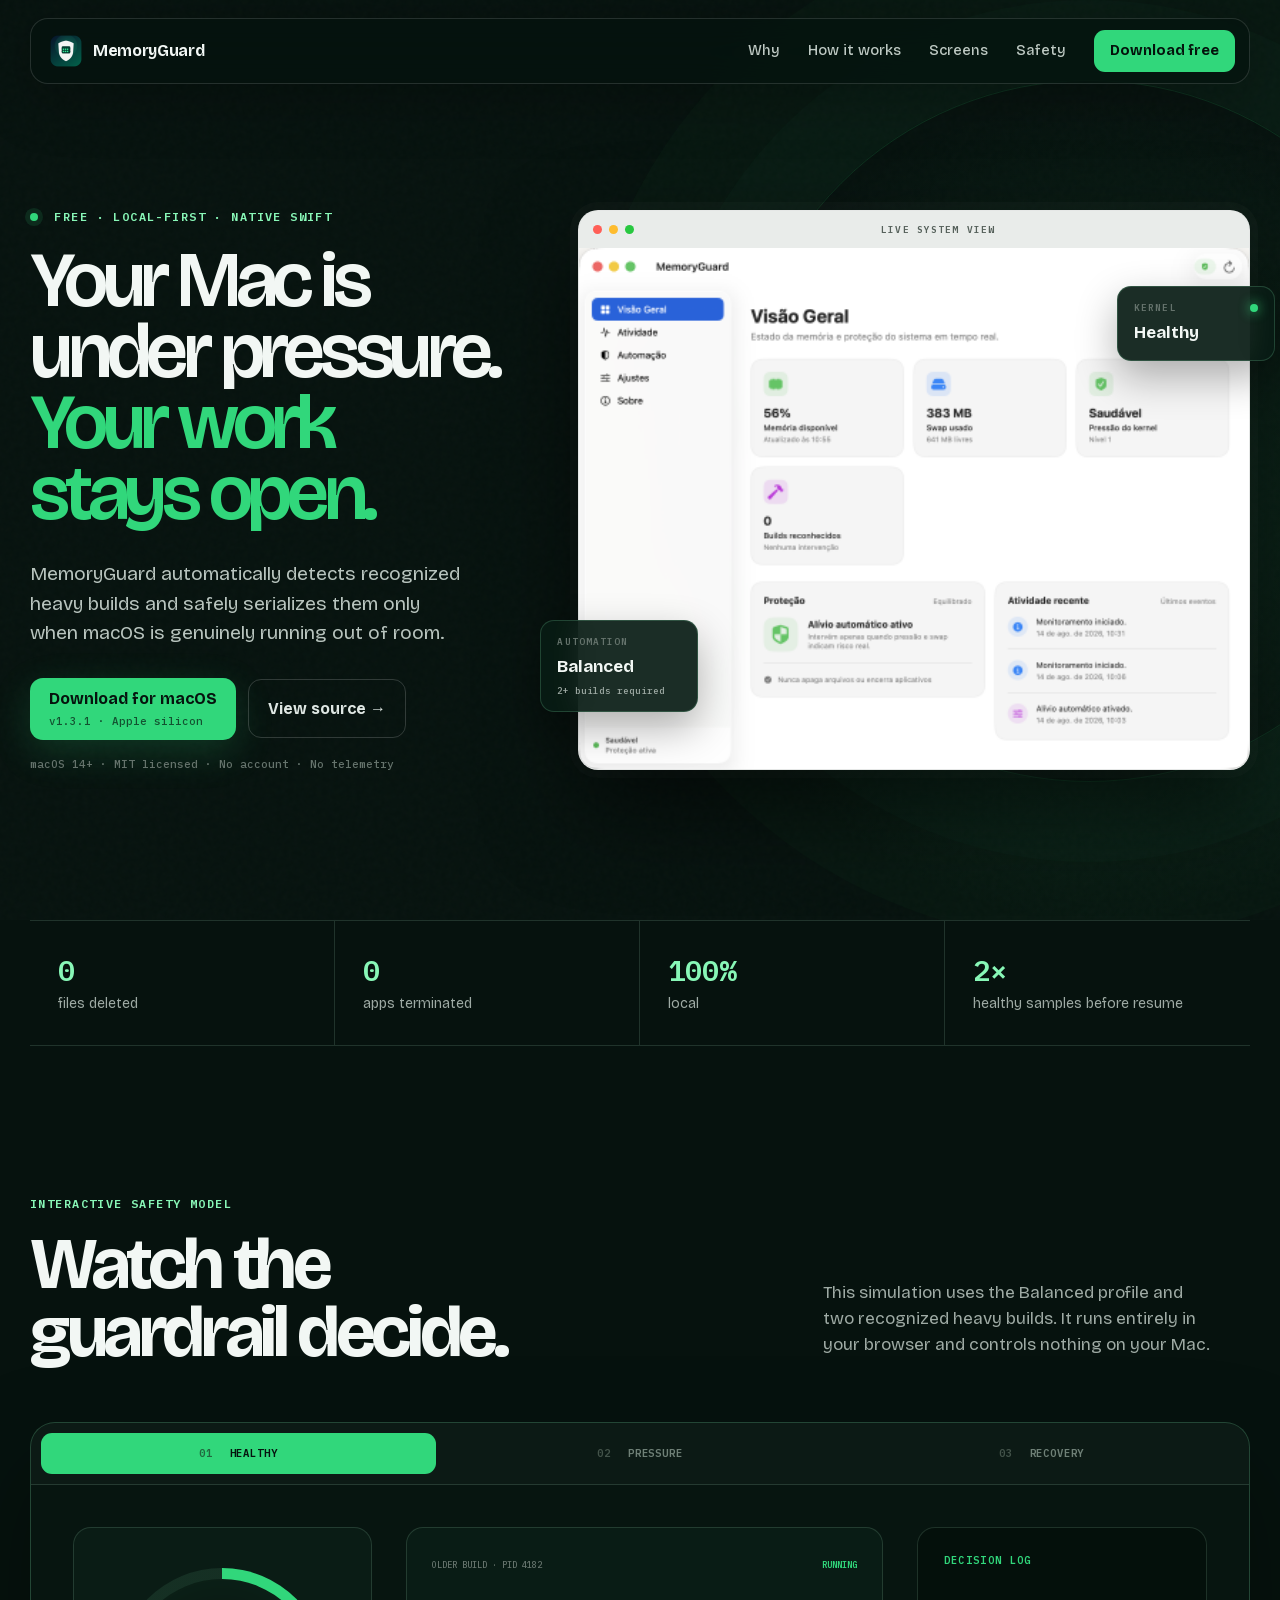
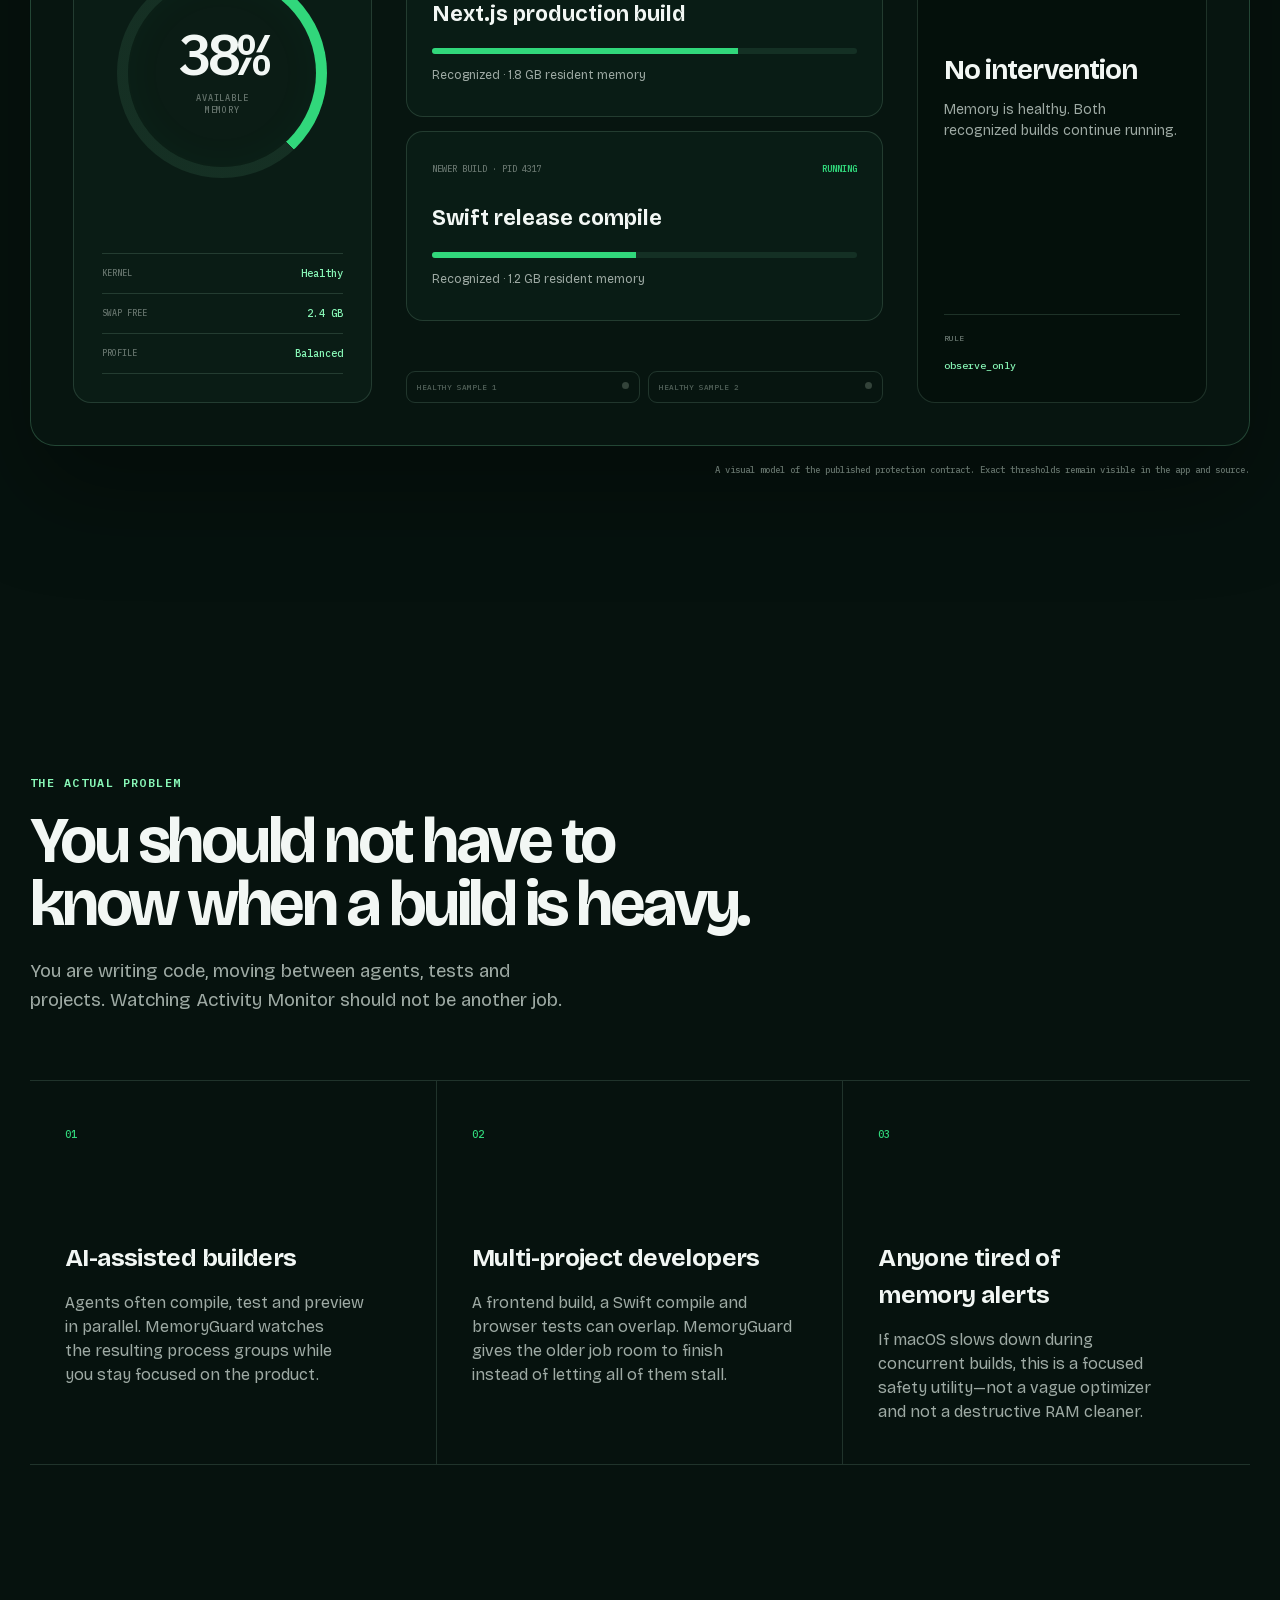
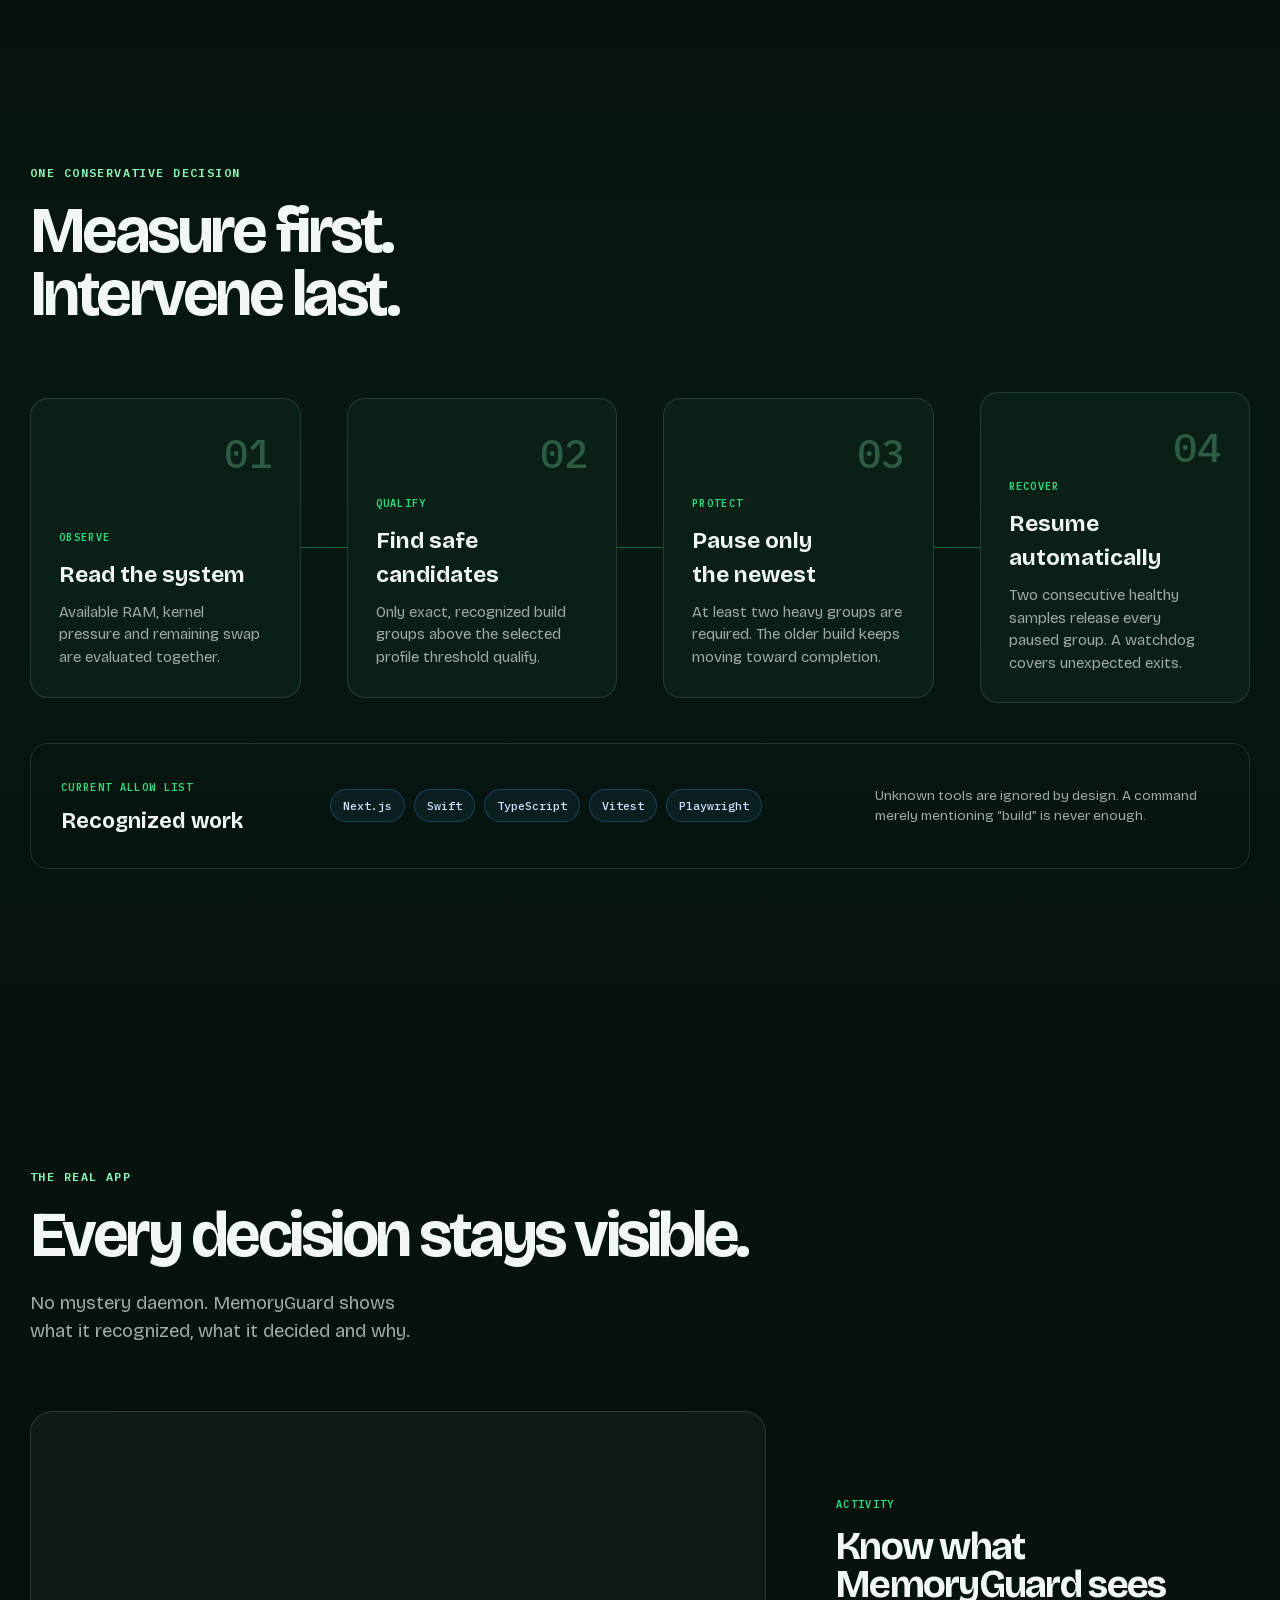
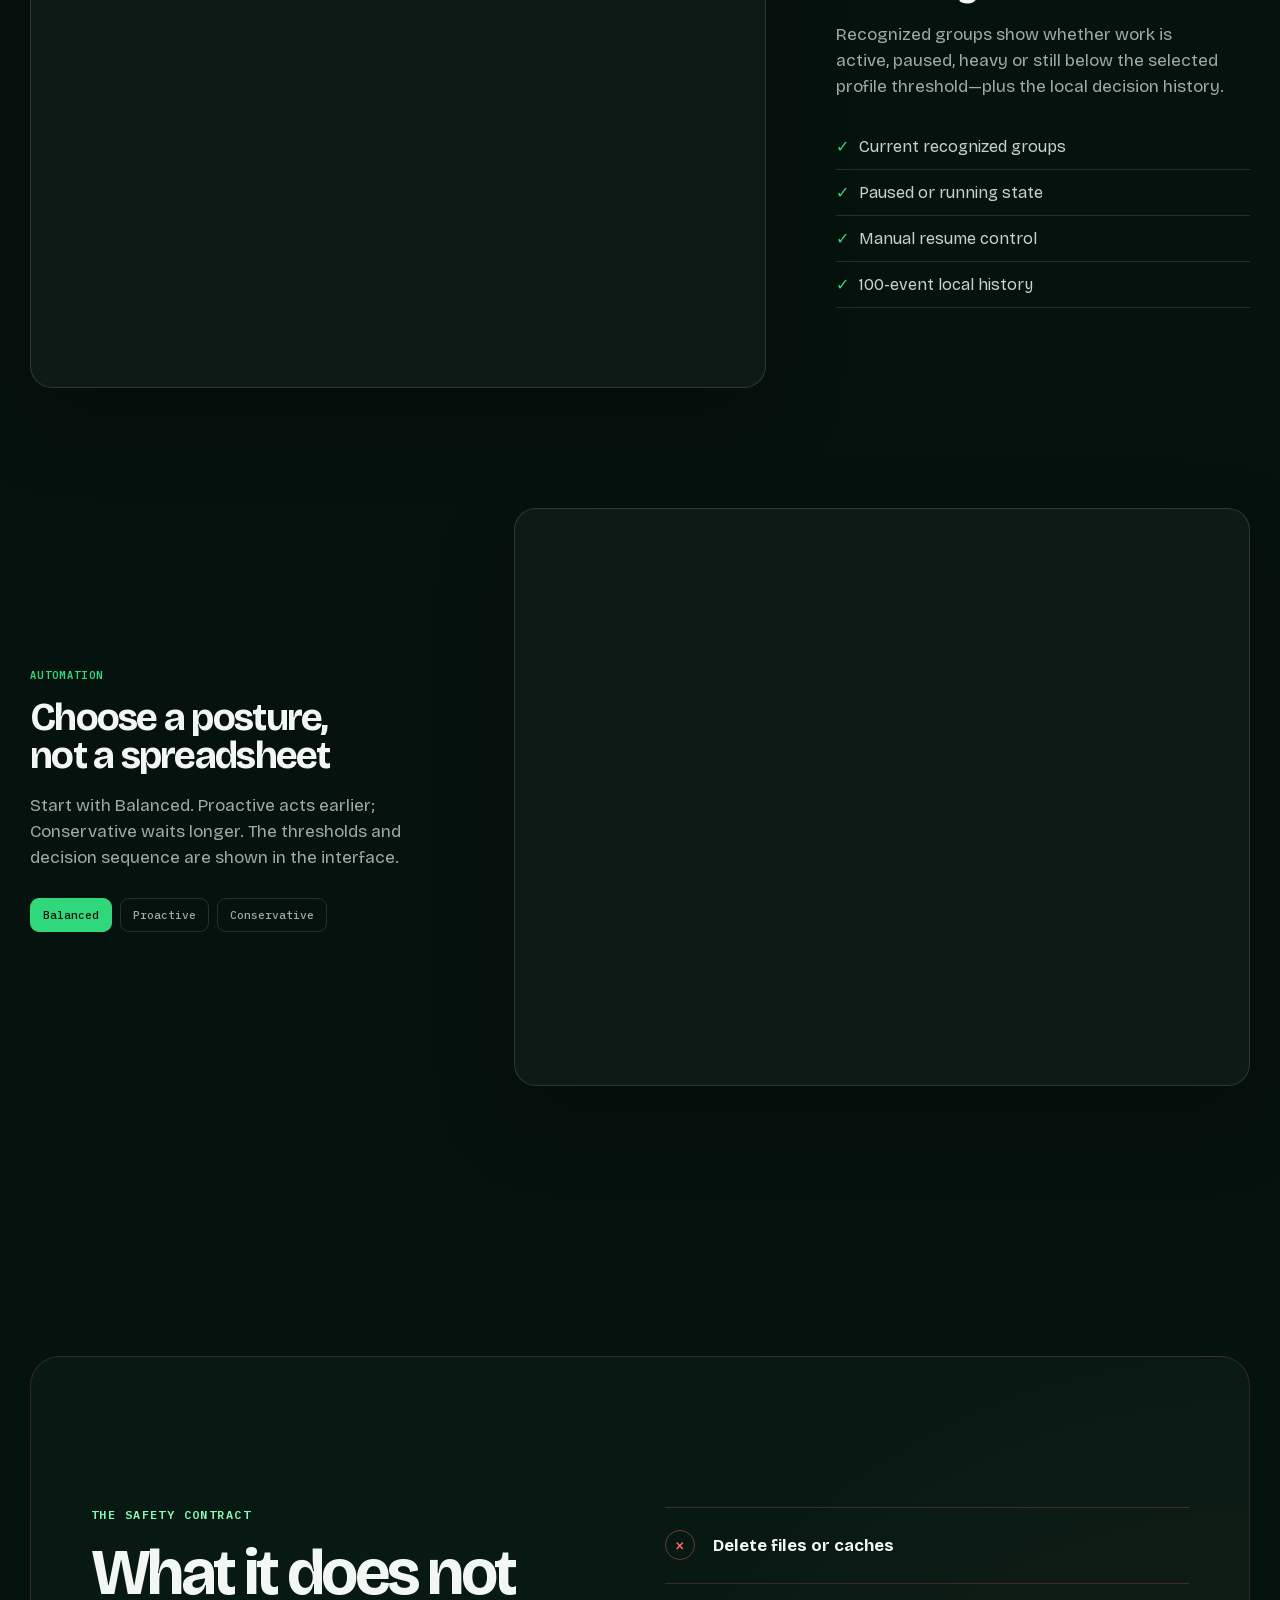
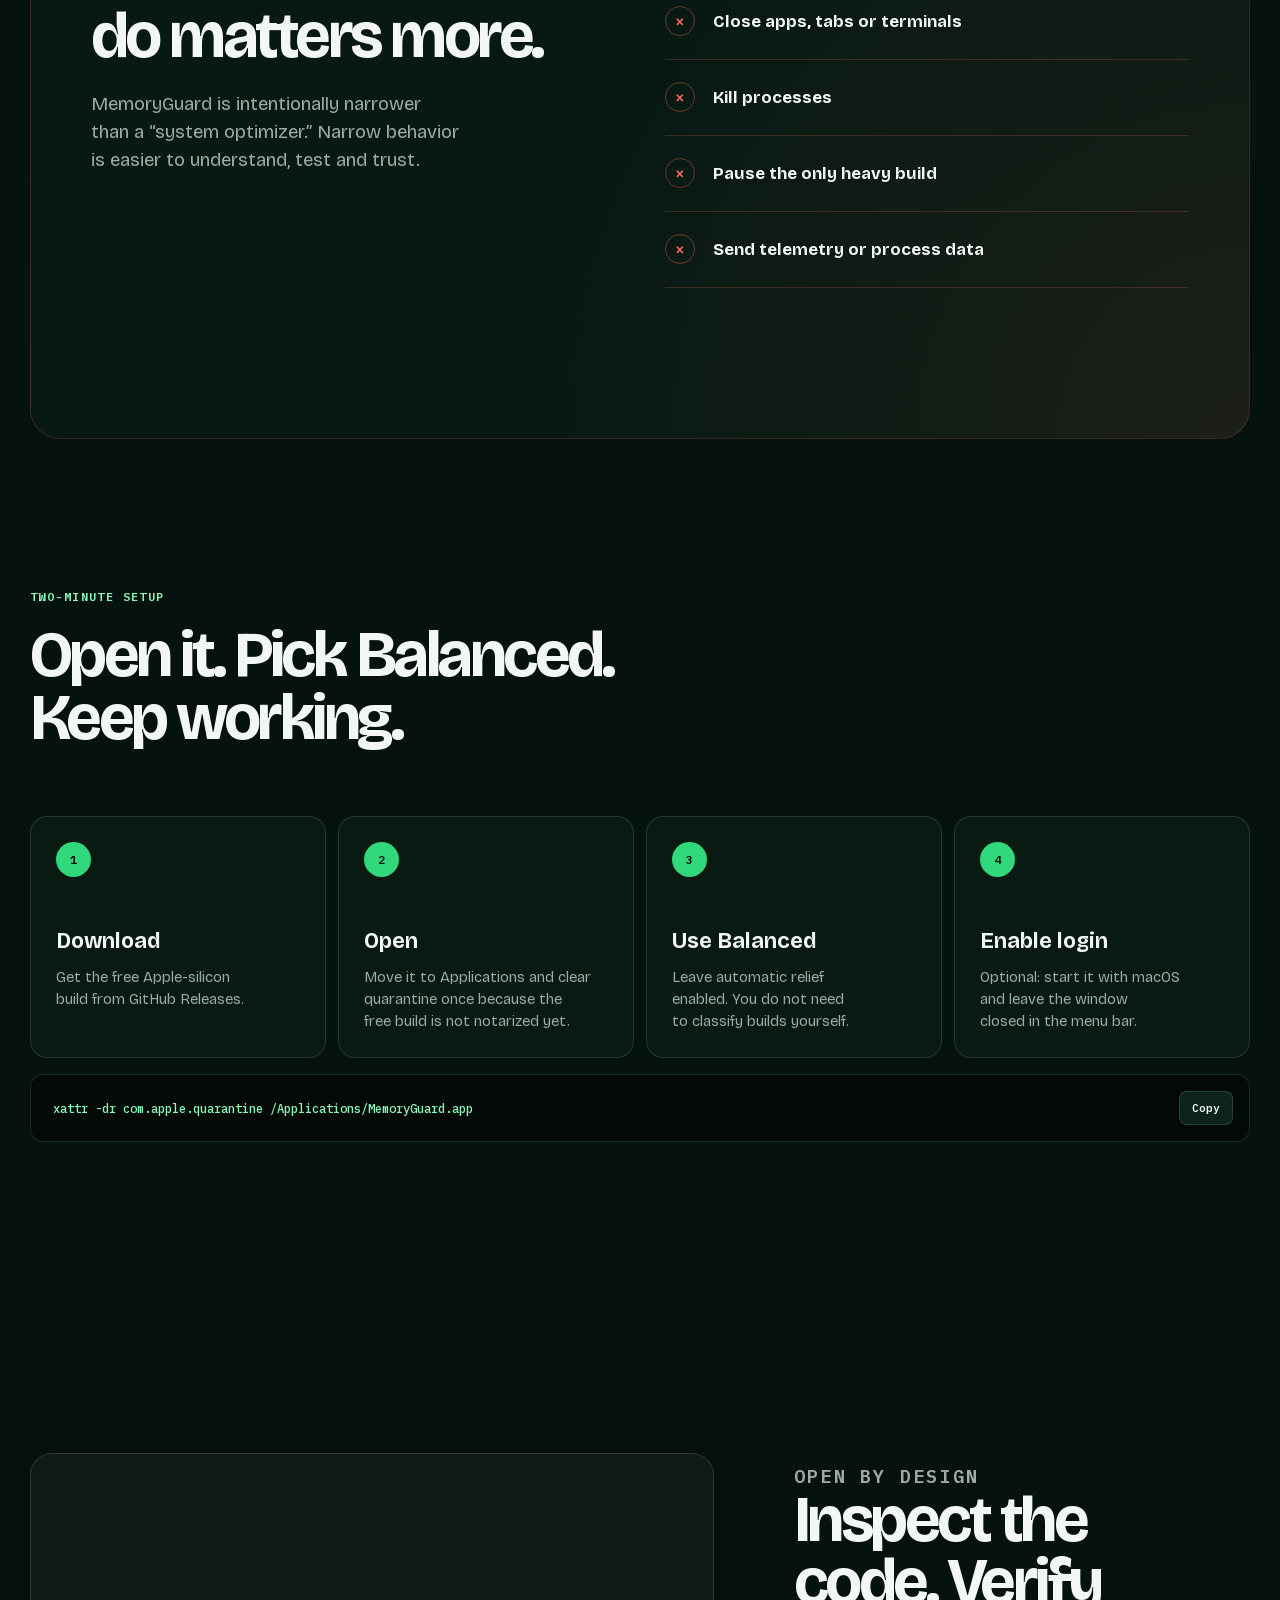
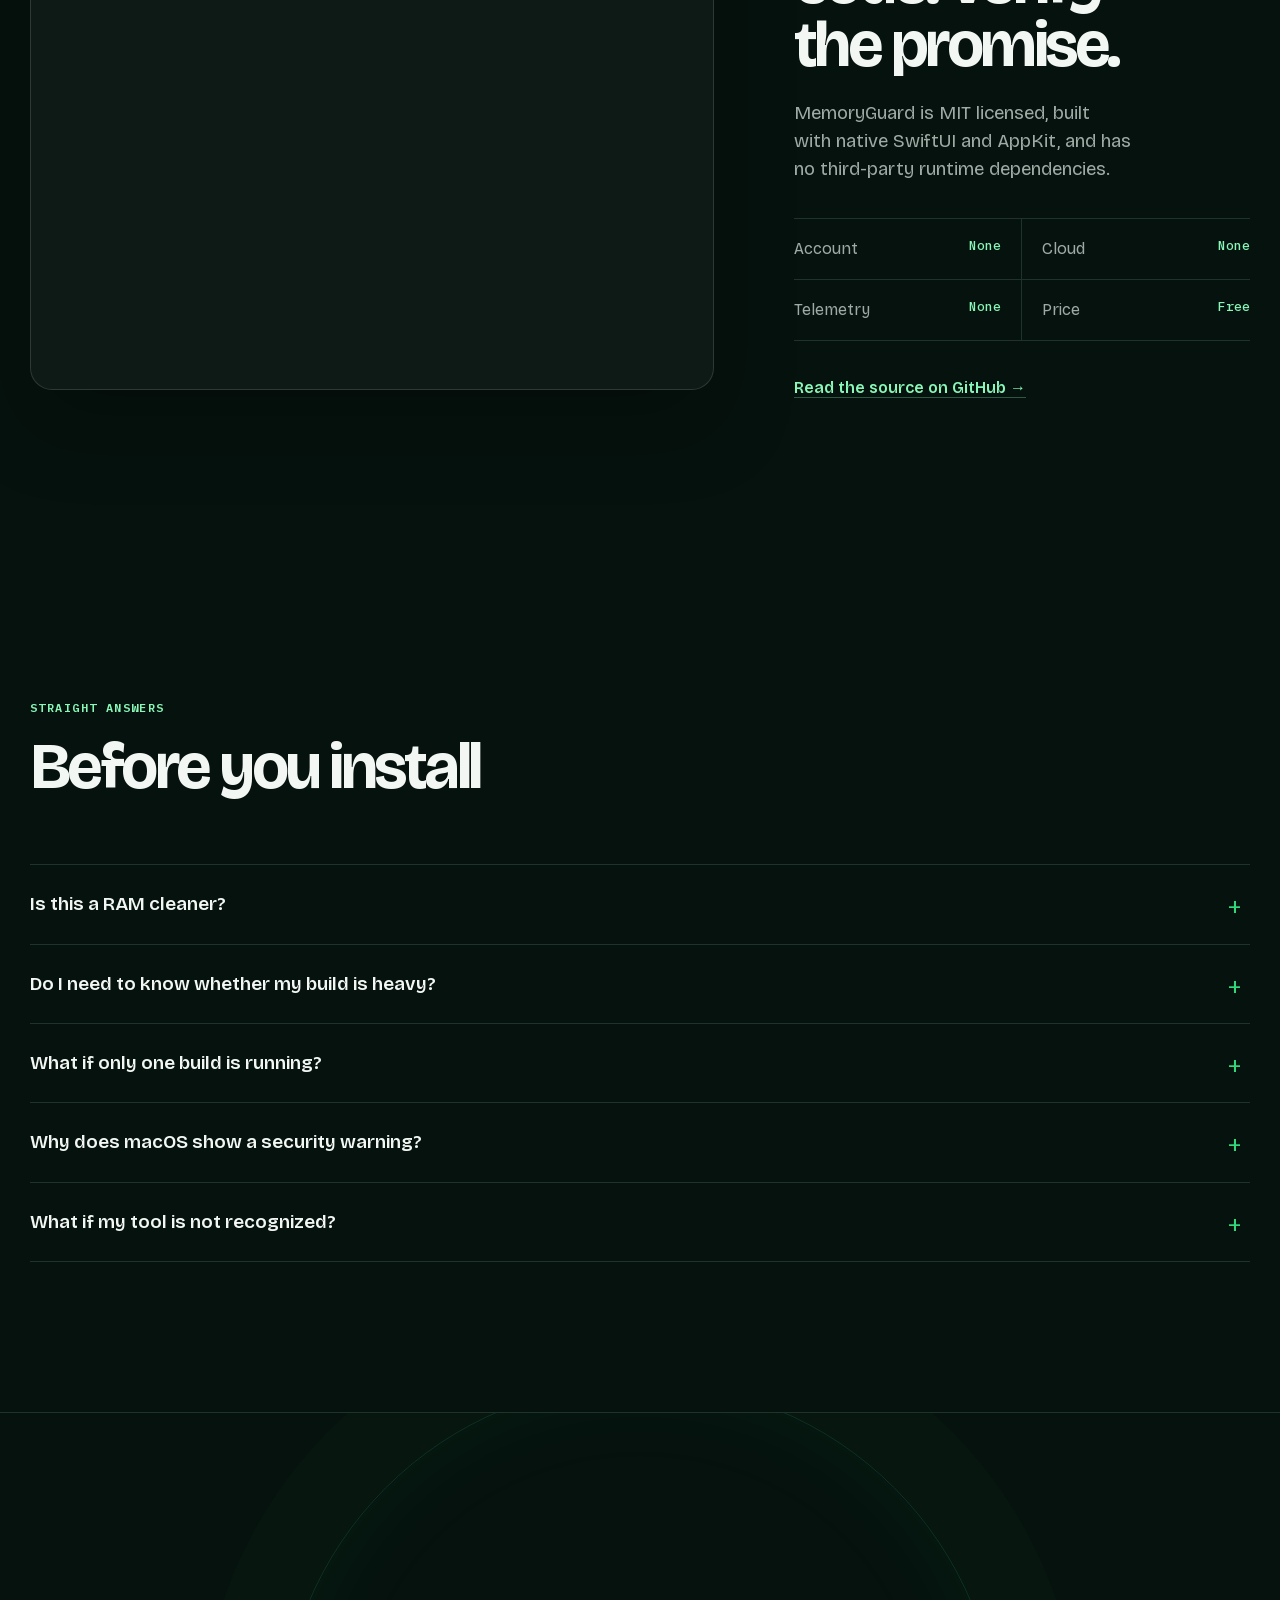
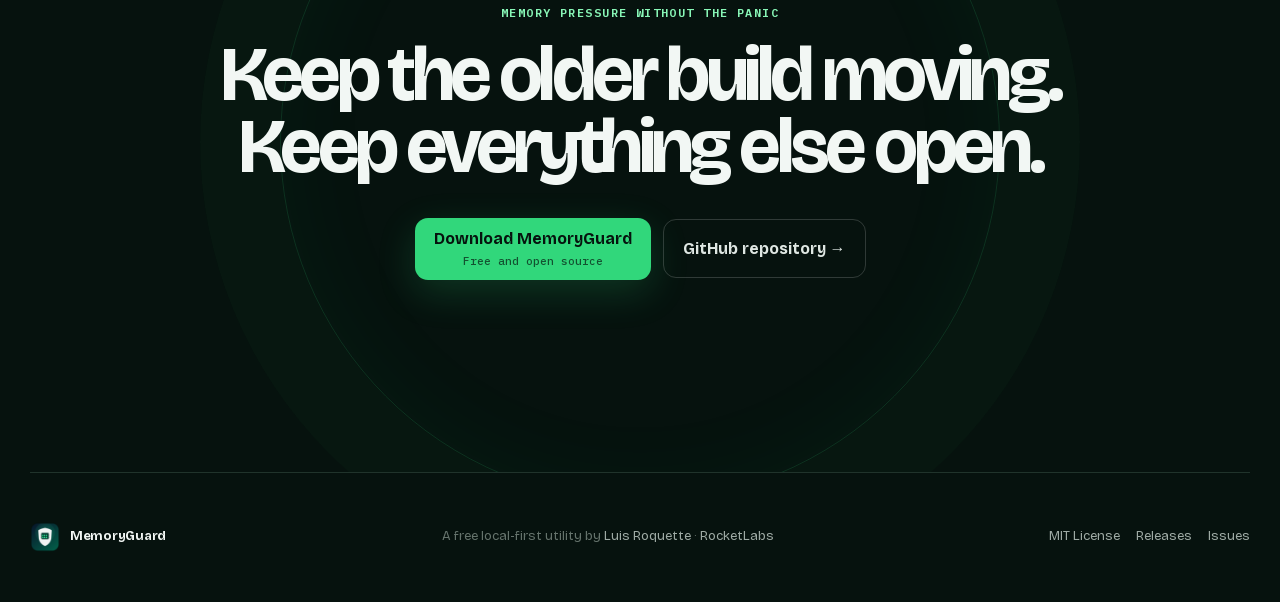
<file: docs/index.html>
<!DOCTYPE html>
<html lang="en">
<head>
  <meta charset="utf-8">
  <meta name="viewport" content="width=device-width, initial-scale=1">
  <meta name="theme-color" content="#071711">
  <meta name="color-scheme" content="dark">
  <meta name="referrer" content="no-referrer">
  <meta http-equiv="Content-Security-Policy" content="default-src 'self'; img-src 'self' data:; style-src 'self'; font-src 'self'; script-src 'self' 'sha256-Dk7YnJ9xznhfgFmSn7vbK98WzcTizvIsPOZdO4OcvHs='; connect-src 'self'; object-src 'none'; base-uri 'none'; form-action 'none'; upgrade-insecure-requests">
  <title>MemoryGuard — Memory pressure protection for Mac builds</title>
  <meta name="description" content="A free, local-first macOS utility that safely serializes recognized heavy builds under real memory pressure. No deleted files. No closed apps. No telemetry.">
  <meta property="og:type" content="website">
  <meta property="og:title" content="MemoryGuard — Keep builds moving without losing your work">
  <meta property="og:description" content="Free, local-first memory pressure protection for developers running multiple heavy builds on a Mac.">
  <meta property="og:image" content="https://raw.githubusercontent.com/luisroquette/memoryguard/main/docs/img/overview.png">
  <meta property="og:image:width" content="1880">
  <meta property="og:image:height" content="1464">
  <meta property="og:url" content="https://luisroquette.github.io/memoryguard/">
  <meta name="twitter:card" content="summary_large_image">
  <meta name="twitter:title" content="MemoryGuard — Keep builds moving without losing your work">
  <meta name="twitter:description" content="Free, local-first memory pressure protection for developers running multiple heavy builds on a Mac.">
  <meta name="twitter:image" content="https://raw.githubusercontent.com/luisroquette/memoryguard/main/docs/img/overview.png">
  <link rel="canonical" href="https://luisroquette.github.io/memoryguard/">
  <link rel="preload" href="fonts/bricolage-grotesque-latin.woff2" as="font" type="font/woff2" crossorigin>
  <link rel="preload" as="image" href="img/overview-940.webp" imagesrcset="img/overview-470.webp 470w, img/overview-940.webp 940w, img/overview-1410.webp 1410w" imagesizes="(max-width: 800px) calc(100vw - 44px), (max-width: 1100px) calc(100vw - 56px), 55vw" type="image/webp" fetchpriority="high">
  <link rel="icon" href="img/app-icon.png" type="image/png">
  <link rel="apple-touch-icon" href="img/app-icon.png">
  <link rel="stylesheet" href="styles.css">
  <script type="application/ld+json">
  {
    "@context": "https://schema.org",
    "@type": "SoftwareApplication",
    "name": "MemoryGuard",
    "applicationCategory": "DeveloperApplication",
    "operatingSystem": "macOS 14 or later on Apple silicon",
    "softwareVersion": "1.3.1",
    "description": "Local-first memory pressure protection for developers running multiple heavy builds on a Mac.",
    "downloadUrl": "https://github.com/luisroquette/memoryguard/releases/latest/download/MemoryGuard-1.3.1.zip",
    "license": "https://opensource.org/license/mit",
    "offers": {"@type": "Offer", "price": "0", "priceCurrency": "USD"},
    "author": {"@type": "Person", "name": "Luis Roquette", "url": "https://github.com/luisroquette"}
  }
  </script>
</head>
<body>
  <a class="skip-link" href="#main">Skip to content</a>

  <header class="site-header" data-header aria-label="Primary site header">
    <a class="brand" href="#top" aria-label="MemoryGuard home">
      <img src="img/app-icon-68.webp" alt="" width="34" height="34">
      <span>MemoryGuard</span>
    </a>
    <button class="nav-toggle" type="button" aria-expanded="false" aria-controls="site-nav" data-nav-toggle>
      <span></span><span></span><span></span><span class="sr-only" data-nav-label>Open navigation</span>
    </button>
    <nav id="site-nav" class="site-nav" data-nav aria-label="Primary navigation">
      <a href="#why">Why</a>
      <a href="#how">How it works</a>
      <a href="#screens">Screens</a>
      <a href="#safety">Safety</a>
      <a class="nav-cta" href="https://github.com/luisroquette/memoryguard/releases/latest">Download free</a>
    </nav>
  </header>

  <main id="main">
    <section id="top" class="hero">
      <div class="hero-noise" aria-hidden="true"></div>
      <div class="hero-copy reveal">
        <p class="eyebrow"><span class="status-dot"></span> Free · Local-first · Native Swift</p>
        <h1>Your Mac is under pressure.<br><em>Your work stays open.</em></h1>
        <p class="hero-lede">MemoryGuard automatically detects recognized heavy builds and safely serializes them only when macOS is genuinely running out of room.</p>
        <div class="hero-actions">
          <a class="button button-primary" href="https://github.com/luisroquette/memoryguard/releases/latest/download/MemoryGuard-1.3.1.zip">
            <span>Download for macOS</span>
            <small>v1.3.1 · Apple silicon</small>
          </a>
          <a class="button button-ghost" href="https://github.com/luisroquette/memoryguard">View source →</a>
        </div>
        <p class="microcopy">macOS 14+ · MIT licensed · No account · No telemetry</p>
      </div>

      <div class="hero-visual reveal" data-delay="1">
        <div class="signal-card signal-card-top">
          <span class="signal-label">KERNEL</span>
          <strong>Healthy</strong>
          <span class="signal-light"></span>
        </div>
        <figure class="app-frame">
          <div class="app-frame-bar">
            <span class="traffic red"></span><span class="traffic yellow"></span><span class="traffic green"></span>
            <span>LIVE SYSTEM VIEW</span>
          </div>
          <img src="img/overview-940.webp" srcset="img/overview-470.webp 470w, img/overview-940.webp 940w, img/overview-1410.webp 1410w" sizes="(max-width: 800px) calc(100vw - 44px), (max-width: 1100px) calc(100vw - 56px), 55vw" alt="MemoryGuard Overview with available memory, swap, kernel pressure and recognized build count" width="1880" height="1464" fetchpriority="high" decoding="async">
        </figure>
        <div class="signal-card signal-card-bottom">
          <span class="signal-label">AUTOMATION</span>
          <strong>Balanced</strong>
          <span class="signal-rule">2+ builds required</span>
        </div>
      </div>
    </section>

    <section class="truth-strip" aria-label="MemoryGuard guarantees">
      <div><strong>0</strong><span>files deleted</span></div>
      <div><strong>0</strong><span>apps terminated</span></div>
      <div><strong>100%</strong><span>local</span></div>
      <div><strong>2×</strong><span>healthy samples before resume</span></div>
    </section>

    <section class="pressure-lab section" id="pressure-lab" data-pressure-lab>
      <div class="lab-heading reveal">
        <div>
          <p class="eyebrow">Interactive safety model</p>
          <h2>Watch the guardrail decide.</h2>
        </div>
        <p>This simulation uses the Balanced profile and two recognized heavy builds. It runs entirely in your browser and controls nothing on your Mac.</p>
      </div>

      <div class="lab-shell reveal">
        <div class="lab-toolbar" role="group" aria-label="Memory pressure simulation state">
          <button type="button" aria-pressed="true" data-lab-state="healthy"><span>01</span> HEALTHY</button>
          <button type="button" aria-pressed="false" data-lab-state="pressure"><span>02</span> PRESSURE</button>
          <button type="button" aria-pressed="false" data-lab-state="recovery"><span>03</span> RECOVERY</button>
        </div>

        <div class="lab-grid">
          <div class="memory-gauge">
            <div class="gauge-ring" data-gauge-ring>
              <div><strong data-memory-value>38%</strong><span>AVAILABLE<br>MEMORY</span></div>
            </div>
            <dl>
              <div><dt>KERNEL</dt><dd data-kernel-value>Healthy</dd></div>
              <div><dt>SWAP FREE</dt><dd data-swap-value>2.4 GB</dd></div>
              <div><dt>PROFILE</dt><dd>Balanced</dd></div>
            </dl>
          </div>

          <div class="build-lanes" aria-live="polite">
            <article class="build-lane older-build">
              <div class="lane-meta"><span>OLDER BUILD · PID 4182</span><b data-older-status>RUNNING</b></div>
              <h3>Next.js production build</h3>
              <div class="lane-progress"><i data-older-progress></i></div>
              <p>Recognized · 1.8 GB resident memory</p>
            </article>
            <article class="build-lane newer-build" data-newer-build>
              <div class="lane-meta"><span>NEWER BUILD · PID 4317</span><b data-newer-status>RUNNING</b></div>
              <h3>Swift release compile</h3>
              <div class="lane-progress"><i data-newer-progress></i></div>
              <p>Recognized · 1.2 GB resident memory</p>
            </article>
            <div class="recovery-samples" data-recovery-samples>
              <span>HEALTHY SAMPLE 1 <i></i></span><span>HEALTHY SAMPLE 2 <i></i></span>
            </div>
          </div>

          <aside class="decision-readout">
            <span class="mono-label">DECISION LOG</span>
            <strong data-decision-title>No intervention</strong>
            <p data-decision-copy>Memory is healthy. Both recognized builds continue running.</p>
            <div class="decision-code"><span>RULE</span><code data-decision-rule>observe_only</code></div>
          </aside>
        </div>
      </div>
      <p class="lab-note">A visual model of the published protection contract. Exact thresholds remain visible in the app and source.</p>
    </section>

    <section id="why" class="section why-section">
      <div class="section-heading reveal">
        <p class="eyebrow">The actual problem</p>
        <h2>You should not have to know when a build is heavy.</h2>
        <p>You are writing code, moving between agents, tests and projects. Watching Activity Monitor should not be another job.</p>
      </div>

      <div class="audience-grid">
        <article class="audience-card reveal">
          <span class="card-index">01</span>
          <h3>AI-assisted builders</h3>
          <p>Agents often compile, test and preview in parallel. MemoryGuard watches the resulting process groups while you stay focused on the product.</p>
        </article>
        <article class="audience-card reveal" data-delay="1">
          <span class="card-index">02</span>
          <h3>Multi-project developers</h3>
          <p>A frontend build, a Swift compile and browser tests can overlap. MemoryGuard gives the older job room to finish instead of letting all of them stall.</p>
        </article>
        <article class="audience-card reveal" data-delay="2">
          <span class="card-index">03</span>
          <h3>Anyone tired of memory alerts</h3>
          <p>If macOS slows down during concurrent builds, this is a focused safety utility—not a vague optimizer and not a destructive RAM cleaner.</p>
        </article>
      </div>
    </section>

    <section id="how" class="section decision-section">
      <div class="section-heading compact reveal">
        <p class="eyebrow">One conservative decision</p>
        <h2>Measure first. Intervene last.</h2>
      </div>

      <div class="decision-track reveal">
        <article>
          <div class="decision-number">01</div>
          <div>
            <span class="mono-label">OBSERVE</span>
            <h3>Read the system</h3>
            <p>Available RAM, kernel pressure and remaining swap are evaluated together.</p>
          </div>
        </article>
        <div class="track-line" aria-hidden="true"></div>
        <article>
          <div class="decision-number">02</div>
          <div>
            <span class="mono-label">QUALIFY</span>
            <h3>Find safe candidates</h3>
            <p>Only exact, recognized build groups above the selected profile threshold qualify.</p>
          </div>
        </article>
        <div class="track-line" aria-hidden="true"></div>
        <article>
          <div class="decision-number">03</div>
          <div>
            <span class="mono-label">PROTECT</span>
            <h3>Pause only the newest</h3>
            <p>At least two heavy groups are required. The older build keeps moving toward completion.</p>
          </div>
        </article>
        <div class="track-line" aria-hidden="true"></div>
        <article>
          <div class="decision-number">04</div>
          <div>
            <span class="mono-label">RECOVER</span>
            <h3>Resume automatically</h3>
            <p>Two consecutive healthy samples release every paused group. A watchdog covers unexpected exits.</p>
          </div>
        </article>
      </div>

      <div class="recognition-panel reveal">
        <div>
          <span class="mono-label">CURRENT ALLOW LIST</span>
          <h3>Recognized work</h3>
        </div>
        <ul aria-label="Supported build tools">
          <li>Next.js</li><li>Swift</li><li>TypeScript</li><li>Vitest</li><li>Playwright</li>
        </ul>
        <p>Unknown tools are ignored by design. A command merely mentioning “build” is never enough.</p>
      </div>
    </section>

    <section id="screens" class="section screens-section">
      <div class="section-heading reveal">
        <p class="eyebrow">The real app</p>
        <h2>Every decision stays visible.</h2>
        <p>No mystery daemon. MemoryGuard shows what it recognized, what it decided and why.</p>
      </div>

      <div class="screen-feature reveal">
        <figure>
          <img src="img/activity-940.webp" srcset="img/activity-470.webp 470w, img/activity-940.webp 940w, img/activity-1410.webp 1410w" sizes="(max-width: 800px) calc(100vw - 40px), 58vw" alt="MemoryGuard Activity screen showing no active build and a local event history" width="1880" height="1464" loading="lazy" decoding="async">
        </figure>
        <div>
          <span class="mono-label">ACTIVITY</span>
          <h3>Know what MemoryGuard sees</h3>
          <p>Recognized groups show whether work is active, paused, heavy or still below the selected profile threshold—plus the local decision history.</p>
          <ul class="check-list">
            <li>Current recognized groups</li>
            <li>Paused or running state</li>
            <li>Manual resume control</li>
            <li>100-event local history</li>
          </ul>
        </div>
      </div>

      <div class="screen-feature reverse reveal">
        <figure>
          <img src="img/automation-940.webp" srcset="img/automation-470.webp 470w, img/automation-940.webp 940w, img/automation-1410.webp 1410w" sizes="(max-width: 800px) calc(100vw - 40px), 58vw" alt="MemoryGuard Automation screen with Balanced, Proactive and Conservative profiles" width="1880" height="1464" loading="lazy" decoding="async">
        </figure>
        <div>
          <span class="mono-label">AUTOMATION</span>
          <h3>Choose a posture, not a spreadsheet</h3>
          <p>Start with Balanced. Proactive acts earlier; Conservative waits longer. The thresholds and decision sequence are shown in the interface.</p>
          <div class="profile-row">
            <span class="active">Balanced</span><span>Proactive</span><span>Conservative</span>
          </div>
        </div>
      </div>
    </section>

    <section id="safety" class="section safety-section">
      <div class="safety-copy reveal">
        <p class="eyebrow">The safety contract</p>
        <h2>What it does not do matters more.</h2>
        <p>MemoryGuard is intentionally narrower than a “system optimizer.” Narrow behavior is easier to understand, test and trust.</p>
      </div>
      <div class="never-list reveal" data-delay="1">
        <div><span>×</span><strong>Delete files or caches</strong></div>
        <div><span>×</span><strong>Close apps, tabs or terminals</strong></div>
        <div><span>×</span><strong>Kill processes</strong></div>
        <div><span>×</span><strong>Pause the only heavy build</strong></div>
        <div><span>×</span><strong>Send telemetry or process data</strong></div>
      </div>
    </section>

    <section class="section setup-section">
      <div class="section-heading compact reveal">
        <p class="eyebrow">Two-minute setup</p>
        <h2>Open it. Pick Balanced. Keep working.</h2>
      </div>
      <div class="setup-grid">
        <article class="reveal"><span>1</span><h3>Download</h3><p>Get the free Apple-silicon build from GitHub Releases.</p></article>
        <article class="reveal" data-delay="1"><span>2</span><h3>Open</h3><p>Move it to Applications and clear quarantine once because the free build is not notarized yet.</p></article>
        <article class="reveal" data-delay="2"><span>3</span><h3>Use Balanced</h3><p>Leave automatic relief enabled. You do not need to classify builds yourself.</p></article>
        <article class="reveal" data-delay="3"><span>4</span><h3>Enable login</h3><p>Optional: start it with macOS and leave the window closed in the menu bar.</p></article>
      </div>
      <div class="install-command reveal">
        <code>xattr -dr com.apple.quarantine /Applications/MemoryGuard.app</code>
        <button type="button" data-copy="xattr -dr com.apple.quarantine /Applications/MemoryGuard.app" aria-label="Copy Gatekeeper command" aria-live="polite">Copy</button>
      </div>
    </section>

    <section class="section transparency-section">
      <div class="about-window reveal">
        <img src="img/about-940.webp" srcset="img/about-470.webp 470w, img/about-940.webp 940w, img/about-1410.webp 1410w" sizes="(max-width: 800px) calc(100vw - 40px), 55vw" alt="MemoryGuard About screen documenting local privacy and the non-destructive safety contract" width="1880" height="1464" loading="lazy" decoding="async">
      </div>
      <div class="transparency-copy reveal" data-delay="1">
        <p class="eyebrow">Open by design</p>
        <h2>Inspect the code. Verify the promise.</h2>
        <p>MemoryGuard is MIT licensed, built with native SwiftUI and AppKit, and has no third-party runtime dependencies.</p>
        <dl>
          <div><dt>Account</dt><dd>None</dd></div>
          <div><dt>Cloud</dt><dd>None</dd></div>
          <div><dt>Telemetry</dt><dd>None</dd></div>
          <div><dt>Price</dt><dd>Free</dd></div>
        </dl>
        <a class="text-link" href="https://github.com/luisroquette/memoryguard">Read the source on GitHub →</a>
      </div>
    </section>

    <section class="section faq-section">
      <div class="section-heading compact reveal">
        <p class="eyebrow">Straight answers</p>
        <h2>Before you install</h2>
      </div>
      <div class="faq-list">
        <details class="reveal"><summary>Is this a RAM cleaner?</summary><p>No. It does not purge memory or delete caches. It temporarily serializes recognized build work only under real pressure.</p></details>
        <details class="reveal"><summary>Do I need to know whether my build is heavy?</summary><p>No. MemoryGuard measures each recognized process group's resident memory and compares it with the selected profile.</p></details>
        <details class="reveal"><summary>What if only one build is running?</summary><p>It will never pause that build. At least two eligible heavy groups are required.</p></details>
        <details class="reveal"><summary>Why does macOS show a security warning?</summary><p>The free release is ad-hoc signed but not Apple-notarized yet. The one-time quarantine command lets you open the app after inspecting or downloading it from GitHub.</p></details>
        <details class="reveal"><summary>What if my tool is not recognized?</summary><p>MemoryGuard keeps monitoring system health but does not control that workload. Recognition is allow-listed to avoid false positives.</p></details>
      </div>
    </section>

    <section class="final-cta">
      <div class="final-orbit" aria-hidden="true"></div>
      <p class="eyebrow">Memory pressure without the panic</p>
      <h2>Keep the older build moving.<br>Keep everything else open.</h2>
      <div class="hero-actions">
        <a class="button button-primary" href="https://github.com/luisroquette/memoryguard/releases/latest/download/MemoryGuard-1.3.1.zip">
          <span>Download MemoryGuard</span>
          <small>Free and open source</small>
        </a>
        <a class="button button-ghost" href="https://github.com/luisroquette/memoryguard">GitHub repository →</a>
      </div>
    </section>
  </main>

  <footer class="site-footer">
    <div class="brand"><img src="img/app-icon-68.webp" alt="" width="30" height="30"><span>MemoryGuard</span></div>
    <p>A free local-first utility by <a href="https://github.com/luisroquette">Luis Roquette</a> · <a href="https://github.com/luisroquette/RocketLabs">RocketLabs</a></p>
    <nav aria-label="Footer navigation"><a href="https://github.com/luisroquette/memoryguard/blob/main/LICENSE">MIT License</a><a href="https://github.com/luisroquette/memoryguard/releases">Releases</a><a href="https://github.com/luisroquette/memoryguard/issues">Issues</a></nav>
  </footer>

  <script src="script.js"></script>
</body>
</html>
</file>
<file: docs/styles.css>
@font-face {
  font-family: "Bricolage Grotesque";
  src: url("fonts/bricolage-grotesque-latin.woff2") format("woff2");
  font-style: normal;
  font-weight: 400 700;
  font-display: swap;
}

@font-face {
  font-family: "IBM Plex Mono";
  src: url("fonts/ibm-plex-mono-400-latin.woff2") format("woff2");
  font-style: normal;
  font-weight: 400;
  font-display: swap;
}

@font-face {
  font-family: "IBM Plex Mono";
  src: url("fonts/ibm-plex-mono-500-latin.woff2") format("woff2");
  font-style: normal;
  font-weight: 500;
  font-display: swap;
}

@font-face {
  font-family: "IBM Plex Mono";
  src: url("fonts/ibm-plex-mono-600-latin.woff2") format("woff2");
  font-style: normal;
  font-weight: 600;
  font-display: swap;
}

:root {
  --ink: #f2f7f4;
  --muted: #9eaaa4;
  --dim: #65736c;
  --night: #06120e;
  --night-2: #091b14;
  --panel: #0d241b;
  --panel-hi: #123126;
  --line: rgba(188, 255, 219, .14);
  --green: #31d77b;
  --green-hi: #88f7b7;
  --blue: #4c9dff;
  --red: #ff6f61;
  --yellow: #ffc857;
  --display: "Bricolage Grotesque", sans-serif;
  --mono: "IBM Plex Mono", monospace;
  --radius: 22px;
  --max: 1220px;
}

* { box-sizing: border-box; }
html { scroll-behavior: smooth; }
body {
  margin: 0;
  color: var(--ink);
  background:
    radial-gradient(circle at 86% 5%, rgba(49, 215, 123, .11), transparent 26rem),
    var(--night);
  font-family: var(--display);
  line-height: 1.5;
  overflow-x: hidden;
}
img { display: block; max-width: 100%; height: auto; }
a { color: inherit; }
button, a { -webkit-tap-highlight-color: transparent; }
button:focus-visible, a:focus-visible, summary:focus-visible {
  outline: 3px solid var(--green-hi);
  outline-offset: 4px;
}
.sr-only, .skip-link:not(:focus) { position: absolute; width: 1px; height: 1px; padding: 0; margin: -1px; overflow: hidden; clip: rect(0,0,0,0); white-space: nowrap; border: 0; }
.skip-link:focus { position: fixed; z-index: 100; top: 10px; left: 10px; background: var(--ink); color: var(--night); padding: 10px 16px; border-radius: 8px; }

.site-header {
  position: fixed;
  z-index: 50;
  top: 18px;
  left: 50%;
  transform: translateX(-50%);
  width: min(calc(100% - 36px), var(--max));
  height: 66px;
  padding: 0 14px 0 18px;
  display: flex;
  align-items: center;
  justify-content: space-between;
  border: 1px solid rgba(255,255,255,.13);
  border-radius: 18px;
  background: rgba(6, 18, 14, .72);
  backdrop-filter: blur(20px) saturate(140%);
  box-shadow: 0 12px 60px rgba(0,0,0,.25);
  transition: border-color .25s, background .25s;
}
.brand { display: inline-flex; align-items: center; gap: 10px; color: var(--ink); text-decoration: none; font-weight: 700; letter-spacing: -.02em; }
.brand img { border-radius: 9px; }
.site-nav { display: flex; align-items: center; gap: 28px; }
.site-nav a { color: #bec9c3; text-decoration: none; font-size: .91rem; font-weight: 500; transition: color .2s; }
.site-nav a:hover { color: white; }
.site-nav .nav-cta { padding: 10px 16px; color: #04120c; border-radius: 11px; background: var(--green); font-weight: 700; }
.nav-toggle { display: none; background: none; border: 0; padding: 8px; cursor: pointer; }
.nav-toggle > span:not(.sr-only) { display: block; width: 22px; height: 2px; margin: 4px; background: white; }

.hero {
  position: relative;
  min-height: 920px;
  padding: 170px max(28px, calc((100vw - var(--max)) / 2)) 110px;
  display: grid;
  grid-template-columns: .83fr 1.17fr;
  align-items: center;
  gap: 72px;
  overflow: hidden;
}
.hero::before {
  content: "";
  position: absolute;
  width: 700px;
  height: 700px;
  right: -160px;
  top: 80px;
  border: 1px solid rgba(49,215,123,.14);
  border-radius: 50%;
  box-shadow: 0 0 0 80px rgba(49,215,123,.025), 0 0 0 160px rgba(49,215,123,.018);
}
.hero-noise { position: absolute; inset: 0; pointer-events: none; opacity: .18; background-image: url("data:image/svg+xml,%3Csvg viewBox='0 0 180 180' xmlns='http://www.w3.org/2000/svg'%3E%3Cfilter id='n'%3E%3CfeTurbulence type='fractalNoise' baseFrequency='.9' numOctaves='3' stitchTiles='stitch'/%3E%3C/filter%3E%3Crect width='100%25' height='100%25' filter='url(%23n)' opacity='.12'/%3E%3C/svg%3E"); }
.hero-copy { position: relative; z-index: 2; animation: hero-copy-in .65s ease-out both; }
.eyebrow { margin: 0 0 20px; color: var(--green-hi); font: 600 .74rem/1.3 var(--mono); letter-spacing: .12em; text-transform: uppercase; }
.status-dot { display: inline-block; width: 8px; height: 8px; margin-right: 8px; border-radius: 50%; background: var(--green); box-shadow: 0 0 0 5px rgba(49,215,123,.12); }
h1, h2, h3, p { text-wrap: balance; }
h1 { margin: 0; font-size: clamp(3.7rem, 6.1vw, 6.9rem); line-height: .91; letter-spacing: -.067em; font-weight: 600; }
h1 em { color: var(--green); font-style: normal; }
.hero-lede { max-width: 590px; margin: 30px 0; color: #b8c4be; font-size: clamp(1.08rem, 1.5vw, 1.32rem); line-height: 1.55; }
.hero-actions { display: flex; align-items: center; gap: 12px; flex-wrap: wrap; }
.button { min-height: 59px; padding: 12px 19px; display: inline-flex; flex-direction: column; justify-content: center; border-radius: 13px; text-decoration: none; font-weight: 700; line-height: 1.15; transition: transform .2s, box-shadow .2s, border-color .2s; }
.button:hover { transform: translateY(-2px); }
.button small { margin-top: 5px; font: 500 .68rem var(--mono); opacity: .68; }
.button-primary { color: #06130e; background: var(--green); box-shadow: 0 12px 38px rgba(49,215,123,.19); }
.button-primary:hover { box-shadow: 0 16px 46px rgba(49,215,123,.28); }
.button-ghost { border: 1px solid rgba(255,255,255,.17); color: #dfe7e3; }
.button-ghost:hover { border-color: rgba(136,247,183,.45); }
.microcopy { margin: 17px 0 0; color: var(--dim); font: 500 .69rem var(--mono); }

.hero-visual { position: relative; z-index: 1; transform: perspective(1300px) rotateY(-5deg) rotateX(1deg); transform-origin: right center; animation: hero-visual-in .8s .08s ease-out both; }
.app-frame { margin: 0; overflow: hidden; border: 1px solid rgba(255,255,255,.18); border-radius: 20px; background: #dfe2e0; box-shadow: 0 38px 90px rgba(0,0,0,.52), 0 0 0 8px rgba(255,255,255,.025); }
.app-frame-bar { height: 37px; padding: 0 14px; display: flex; align-items: center; gap: 7px; color: #56615b; background: #e9ecea; font: 600 .59rem var(--mono); letter-spacing: .12em; }
.app-frame-bar > span:last-child { margin-left: auto; margin-right: auto; }
.traffic { width: 9px; height: 9px; border-radius: 50%; }
.traffic.red { background: #ff5f57; }.traffic.yellow { background: #febc2e; }.traffic.green { background: #28c840; }
.app-frame img { width: 100%; }
.signal-card { position: absolute; z-index: 3; min-width: 158px; padding: 14px 16px; border: 1px solid rgba(136,247,183,.19); border-radius: 14px; background: rgba(8,28,20,.92); backdrop-filter: blur(15px); box-shadow: 0 16px 40px rgba(0,0,0,.3); }
.signal-card-top { right: -25px; top: 76px; }
.signal-card-bottom { left: -38px; bottom: 58px; }
.signal-card span, .signal-card strong { display: block; }
.signal-label { color: var(--dim); font: 600 .58rem var(--mono); letter-spacing: .12em; }
.signal-card strong { margin-top: 6px; font-size: 1.08rem; }
.signal-light { position: absolute; top: 17px; right: 16px; width: 8px; height: 8px; border-radius: 50%; background: var(--green); box-shadow: 0 0 12px var(--green); }
.signal-rule { margin-top: 4px; color: var(--muted); font: 500 .59rem var(--mono); }

.truth-strip { max-width: var(--max); margin: 0 auto; display: grid; grid-template-columns: repeat(4,1fr); border-top: 1px solid var(--line); border-bottom: 1px solid var(--line); }
.truth-strip div { min-height: 124px; padding: 28px; display: flex; flex-direction: column; justify-content: center; border-right: 1px solid var(--line); }
.truth-strip div:last-child { border-right: 0; }
.truth-strip strong { color: var(--green-hi); font: 600 1.8rem var(--mono); }
.truth-strip span { margin-top: 4px; color: var(--muted); font-size: .88rem; }

.pressure-lab { max-width: none; padding-left: max(28px, calc((100vw - var(--max)) / 2)); padding-right: max(28px, calc((100vw - var(--max)) / 2)); }
.lab-heading { max-width: var(--max); margin: 0 auto 56px; display: grid; grid-template-columns: 1.25fr .75fr; gap: 80px; align-items: end; }
.lab-heading h2 { margin: 0; font-size: clamp(3.2rem, 5.7vw, 6.1rem); line-height: .92; letter-spacing: -.06em; }
.lab-heading > p { max-width: 470px; margin: 0 0 8px; color: var(--muted); font-size: 1.08rem; }
.lab-shell { max-width: var(--max); margin: 0 auto; overflow: hidden; border: 1px solid rgba(136,247,183,.22); border-radius: 25px; background: #071510; box-shadow: 0 45px 100px rgba(0,0,0,.34); }
.lab-toolbar { min-height: 62px; padding: 10px; display: grid; grid-template-columns: repeat(3,1fr); gap: 7px; border-bottom: 1px solid var(--line); background: rgba(255,255,255,.018); }
.lab-toolbar button { border: 1px solid transparent; border-radius: 11px; color: #6f8077; background: transparent; cursor: pointer; font: 600 .66rem var(--mono); letter-spacing: .08em; transition: .25s; }
.lab-toolbar button span { margin-right: 10px; color: #43534a; }
.lab-toolbar button:hover { color: var(--ink); border-color: var(--line); }
.lab-toolbar button[aria-pressed="true"] { color: #06130e; background: var(--green); }
.lab-toolbar button[aria-pressed="true"] span { color: #22683f; }
.lab-grid { min-height: 560px; padding: 42px; display: grid; grid-template-columns: .72fr 1.15fr .7fr; gap: 34px; align-items: stretch; }
.memory-gauge { padding: 28px; display: flex; flex-direction: column; justify-content: space-between; border: 1px solid var(--line); border-radius: 18px; background: rgba(13,36,27,.54); }
.gauge-ring { --gauge:38%; width: 210px; aspect-ratio:1; margin: 12px auto 35px; padding: 11px; display: grid; place-items:center; border-radius:50%; background: conic-gradient(var(--green) var(--gauge),rgba(136,247,183,.09) 0); transition:background .5s ease; }
.gauge-ring::before { content:""; grid-area:1/1; width:100%; height:100%; border-radius:50%; background:#0b1c15; box-shadow:inset 0 0 40px rgba(49,215,123,.04); }
.gauge-ring>div { z-index:1; grid-area:1/1; text-align:center; }
.gauge-ring strong { display:block; font:600 3.5rem/.9 var(--mono); letter-spacing:-.08em; }
.gauge-ring span { display:block; margin-top:12px; color:var(--dim); font:500 .54rem/1.4 var(--mono); letter-spacing:.1em; }
.memory-gauge dl { margin:0; border-top:1px solid var(--line); }
.memory-gauge dl div { padding:13px 0; display:flex; justify-content:space-between; border-bottom:1px solid var(--line); }
.memory-gauge dt { color:var(--dim); font:500 .52rem var(--mono); }
.memory-gauge dd { margin:0; color:var(--green-hi); font:500 .64rem var(--mono); }
.build-lanes { display:flex; flex-direction:column; gap:14px; }
.build-lane { min-height:190px; padding:25px; display:flex; flex-direction:column; justify-content:center; border:1px solid var(--line); border-radius:17px; background:rgba(13,36,27,.5); transition:.35s; }
.lane-meta { display:flex; justify-content:space-between; gap:16px; color:var(--dim); font:500 .54rem var(--mono); }
.lane-meta b { color:var(--green); font-weight:600; }
.build-lane h3 { margin:28px 0 17px; font-size:1.35rem; }
.build-lane>p { margin:12px 0 0; color:var(--muted); font-size:.76rem; }
.lane-progress { height:6px; overflow:hidden; border-radius:9px; background:rgba(136,247,183,.09); }
.lane-progress i { display:block; width:48%; height:100%; background:var(--green); transition:width .7s ease; }
.older-build .lane-progress i { width:72%; }
.build-lane.is-paused { border-color:rgba(255,200,87,.42); background:rgba(255,200,87,.05); }
.build-lane.is-paused .lane-meta b { color:var(--yellow); }
.build-lane.is-paused .lane-progress i { background:var(--yellow); animation:pause-pulse 1.4s ease-in-out infinite; }
.build-lane.is-resumed { border-color:rgba(136,247,183,.42); }
.recovery-samples { display:grid; grid-template-columns:1fr 1fr; gap:8px; margin-top:auto; }
.recovery-samples span { padding:10px; display:flex; justify-content:space-between; color:#526159; border:1px solid var(--line); border-radius:9px; font:500 .48rem var(--mono); }
.recovery-samples i { width:7px; height:7px; border-radius:50%; background:#33433a; }
.recovery-samples.is-complete span { color:var(--green-hi); border-color:rgba(49,215,123,.3); }
.recovery-samples.is-complete i { background:var(--green); box-shadow:0 0 10px var(--green); }
.decision-readout { padding:26px; display:flex; flex-direction:column; border:1px solid var(--line); border-radius:18px; background:#04100b; }
.decision-readout>strong { margin:90px 0 16px; font-size:1.7rem; line-height:1; letter-spacing:-.035em; }
.decision-readout>p { margin:0; color:var(--muted); font-size:.87rem; }
.decision-code { margin-top:auto; padding-top:18px; border-top:1px solid var(--line); }
.decision-code span { display:block; margin-bottom:9px; color:var(--dim); font:500 .5rem var(--mono); }
.decision-code code { color:var(--green-hi); font:500 .62rem var(--mono); overflow-wrap:anywhere; }
.decision-readout.is-updating>* { animation:readout-in .35s ease both; }
.lab-note { max-width:var(--max); margin:18px auto 0; color:var(--dim); font:500 .56rem var(--mono); text-align:right; }

.section { max-width: var(--max); margin: 0 auto; padding: 150px 0; }
.section-heading { max-width: 790px; margin-bottom: 66px; }
.section-heading.compact { max-width: 660px; }
.section-heading h2, .safety-copy h2, .transparency-copy h2 { margin: 0; font-size: clamp(2.7rem, 5vw, 5.4rem); line-height: .98; letter-spacing: -.055em; }
.section-heading > p:last-child, .safety-copy > p:last-child, .transparency-copy > p { max-width: 660px; margin: 22px 0 0; color: var(--muted); font-size: 1.17rem; }

.audience-grid { display: grid; grid-template-columns: repeat(3,1fr); border-top: 1px solid var(--line); border-bottom: 1px solid var(--line); }
.audience-card { position: relative; min-height: 320px; padding: 40px 35px; border-right: 1px solid var(--line); transition: background .25s; }
.audience-card:last-child { border-right: 0; }
.audience-card:hover { background: rgba(49,215,123,.035); }
.card-index { color: var(--green); font: 500 .66rem var(--mono); }
.audience-card h3 { margin: 95px 0 14px; font-size: 1.55rem; letter-spacing: -.025em; }
.audience-card p { margin: 0; color: var(--muted); }

.decision-section { max-width: none; padding-left: max(28px, calc((100vw - var(--max)) / 2)); padding-right: max(28px, calc((100vw - var(--max)) / 2)); background: linear-gradient(180deg, transparent, rgba(49,215,123,.035) 45%, transparent); }
.decision-track { display: grid; grid-template-columns: 1fr 46px 1fr 46px 1fr 46px 1fr; align-items: center; }
.decision-track article { min-height: 300px; padding: 28px; display: flex; flex-direction: column; justify-content: space-between; border: 1px solid var(--line); border-radius: 18px; background: rgba(13,36,27,.67); }
.decision-number { align-self: flex-end; color: rgba(136,247,183,.28); font: 500 2.5rem var(--mono); }
.mono-label { color: var(--green); font: 600 .64rem var(--mono); letter-spacing: .13em; }
.decision-track h3 { margin: 10px 0 9px; font-size: 1.42rem; }
.decision-track p { margin: 0; color: var(--muted); font-size: .94rem; }
.track-line { height: 1px; background: var(--green); opacity: .42; }
.recognition-panel { margin-top: 40px; padding: 30px; display: grid; grid-template-columns: .7fr 1.5fr 1fr; align-items: center; gap: 28px; border: 1px solid var(--line); border-radius: 18px; }
.recognition-panel h3 { margin: 7px 0 0; font-size: 1.35rem; }
.recognition-panel ul { margin: 0; padding: 0; display: flex; flex-wrap: wrap; gap: 9px; list-style: none; }
.recognition-panel li { padding: 8px 12px; border: 1px solid rgba(76,157,255,.28); border-radius: 999px; color: #cfe3ff; background: rgba(76,157,255,.07); font: 500 .73rem var(--mono); }
.recognition-panel > p { margin: 0; color: var(--muted); font-size: .85rem; }

.screen-feature { margin-bottom: 120px; display: grid; grid-template-columns: 1.28fr .72fr; gap: 70px; align-items: center; }
.screen-feature.reverse { grid-template-columns: .72fr 1.28fr; }
.screen-feature.reverse figure { order: 2; }
.screen-feature figure, .about-window { margin: 0; padding: 9px; border: 1px solid rgba(255,255,255,.13); border-radius: 22px; background: rgba(255,255,255,.035); box-shadow: 0 32px 80px rgba(0,0,0,.3); overflow: hidden; }
.screen-feature figure img, .about-window img { border-radius: 14px; }
.screen-feature h3 { margin: 12px 0 18px; font-size: clamp(2rem,3vw,3.1rem); line-height: 1; letter-spacing: -.045em; }
.screen-feature p { color: var(--muted); font-size: 1.08rem; }
.check-list { margin: 25px 0 0; padding: 0; list-style: none; }
.check-list li { padding: 10px 0; border-bottom: 1px solid var(--line); color: #c8d2cd; }
.check-list li::before { content: "✓"; margin-right: 10px; color: var(--green); font-family: var(--mono); }
.profile-row { margin-top: 28px; display: flex; gap: 8px; flex-wrap: wrap; }
.profile-row span { padding: 9px 12px; border: 1px solid var(--line); border-radius: 9px; color: var(--muted); font: 500 .7rem var(--mono); }
.profile-row .active { color: var(--night); background: var(--green); border-color: var(--green); }

.safety-section { padding-left: 60px; padding-right: 60px; display: grid; grid-template-columns: .95fr 1.05fr; gap: 100px; border: 1px solid rgba(255,111,97,.18); border-radius: 30px; background: radial-gradient(circle at 100% 100%, rgba(255,111,97,.08), transparent 50%), rgba(13,36,27,.42); }
.never-list { border-top: 1px solid rgba(255,111,97,.24); }
.never-list div { min-height: 76px; display: flex; align-items: center; gap: 18px; border-bottom: 1px solid rgba(255,111,97,.2); }
.never-list span { width: 30px; height: 30px; display: grid; place-items: center; border: 1px solid rgba(255,111,97,.38); border-radius: 50%; color: var(--red); font: 500 1rem var(--mono); }
.never-list strong { font-size: 1.05rem; }

.setup-grid { display: grid; grid-template-columns: repeat(4,1fr); gap: 12px; }
.setup-grid article { min-height: 236px; padding: 25px; border: 1px solid var(--line); border-radius: 17px; background: rgba(13,36,27,.48); }
.setup-grid article > span { width: 35px; height: 35px; display: grid; place-items: center; border-radius: 50%; color: var(--night); background: var(--green); font: 600 .74rem var(--mono); }
.setup-grid h3 { margin: 48px 0 9px; font-size: 1.35rem; }
.setup-grid p { margin: 0; color: var(--muted); font-size: .92rem; }
.install-command { margin-top: 16px; padding: 16px 16px 16px 22px; display: flex; justify-content: space-between; align-items: center; gap: 18px; border: 1px solid var(--line); border-radius: 13px; background: #020906; }
.install-command code { overflow-x: auto; color: var(--green-hi); font: 500 .76rem var(--mono); white-space: nowrap; }
.install-command button { padding: 9px 12px; border: 1px solid var(--line); border-radius: 8px; color: var(--ink); background: var(--panel); cursor: pointer; font: 600 .69rem var(--mono); }

.transparency-section { display: grid; grid-template-columns: 1.2fr .8fr; gap: 80px; align-items: center; }
.transparency-copy dl { margin: 35px 0; display: grid; grid-template-columns: 1fr 1fr; border-top: 1px solid var(--line); }
.transparency-copy dl div { padding: 18px 0; display: flex; justify-content: space-between; border-bottom: 1px solid var(--line); }
.transparency-copy dl div:nth-child(odd) { padding-right: 20px; border-right: 1px solid var(--line); }
.transparency-copy dl div:nth-child(even) { padding-left: 20px; }
.transparency-copy dt { color: var(--muted); }
.transparency-copy dd { margin: 0; color: var(--green-hi); font: 500 .8rem var(--mono); }
.text-link { color: var(--green-hi); font-weight: 600; text-decoration: none; border-bottom: 1px solid rgba(136,247,183,.3); }

.faq-list { border-top: 1px solid var(--line); }
.faq-list details { border-bottom: 1px solid var(--line); }
.faq-list summary { padding: 25px 48px 25px 0; position: relative; cursor: pointer; list-style: none; font-size: 1.18rem; font-weight: 600; }
.faq-list summary::-webkit-details-marker { display: none; }
.faq-list summary::after { content: "+"; position: absolute; right: 8px; color: var(--green); font: 400 1.5rem var(--mono); }
.faq-list details[open] summary::after { content: "−"; }
.faq-list details p { max-width: 780px; margin: -7px 0 25px; color: var(--muted); }

.final-cta { position: relative; min-height: 660px; padding: 100px 28px; display: flex; flex-direction: column; align-items: center; justify-content: center; text-align: center; border-top: 1px solid var(--line); overflow: hidden; }
.final-cta h2 { z-index: 1; margin: 0 0 35px; font-size: clamp(3rem, 6vw, 6.7rem); line-height: .93; letter-spacing: -.06em; }
.final-cta .eyebrow, .final-cta .hero-actions { position: relative; z-index: 1; }
.final-orbit { position: absolute; width: 720px; height: 720px; border: 1px solid rgba(49,215,123,.16); border-radius: 50%; box-shadow: 0 0 0 80px rgba(49,215,123,.02), inset 0 0 100px rgba(49,215,123,.05); }

.site-footer { max-width: var(--max); min-height: 130px; margin: 0 auto; padding: 34px 0; display: grid; grid-template-columns: auto 1fr auto; gap: 30px; align-items: center; border-top: 1px solid var(--line); color: var(--dim); font-size: .82rem; }
.site-footer p { margin: 0; text-align: center; }
.site-footer a { color: var(--muted); text-decoration: none; }
.site-footer nav { display: flex; gap: 16px; }

.reveal { opacity: 1; transform: none; }

@keyframes hero-copy-in {
  from { opacity: 0; transform: translateY(18px); }
  to { opacity: 1; transform: translateY(0); }
}

@keyframes hero-visual-in {
  from { opacity: 0; }
  to { opacity: 1; }
}

@keyframes pause-pulse { 50% { opacity:.45; } }
@keyframes readout-in { from { opacity:.35; transform:translateY(6px); } to { opacity:1; transform:none; } }

@media (max-width: 1100px) {
  .hero { min-height: auto; grid-template-columns: 1fr; gap: 65px; padding-top: 160px; }
  .hero-copy { max-width: 780px; }
  .hero-visual { max-width: 900px; transform: none; }
  .lab-heading { grid-template-columns:1fr; gap:25px; }
  .lab-grid { grid-template-columns:1fr 1.35fr; }
  .decision-readout { grid-column:1/-1; min-height:230px; }
  .decision-readout>strong { margin:45px 0 16px; }
  .decision-track { grid-template-columns: 1fr 1fr; gap: 12px; }
  .track-line { display: none; }
  .recognition-panel { grid-template-columns: 1fr; }
  .section, .truth-strip, .site-footer { width: calc(100% - 56px); }
  .setup-grid { grid-template-columns: 1fr 1fr; }
}

@media (max-width: 800px) {
  .site-header { top: 10px; width: calc(100% - 20px); }
  .nav-toggle { display: block; }
  .site-nav { position: absolute; top: 73px; left: 0; right: 0; padding: 18px; display: none; flex-direction: column; align-items: stretch; gap: 4px; border: 1px solid var(--line); border-radius: 15px; background: rgba(6,18,14,.98); box-shadow: 0 22px 60px rgba(0,0,0,.45); }
  .site-nav.open { display: flex; }
  .site-nav a { padding: 11px; }
  .site-nav .nav-cta { margin-top: 6px; text-align: center; }
  .hero { padding: 135px 22px 90px; }
  h1 { font-size: clamp(3.2rem, 15vw, 5rem); }
  .signal-card { display: none; }
  .truth-strip { width: calc(100% - 40px); grid-template-columns: 1fr 1fr; }
  .truth-strip div:nth-child(2) { border-right: 0; }.truth-strip div:nth-child(-n+2) { border-bottom: 1px solid var(--line); }
  .section { width: calc(100% - 40px); padding: 100px 0; }
  .pressure-lab { width:100%; padding-left:20px; padding-right:20px; }
  .lab-grid { padding:22px; grid-template-columns:1fr; }
  .memory-gauge { min-height:470px; }
  .decision-readout { grid-column:auto; min-height:260px; }
  .section-heading { margin-bottom: 45px; }
  .audience-grid { grid-template-columns: 1fr; }
  .audience-card { min-height: 240px; border-right: 0; border-bottom: 1px solid var(--line); }
  .audience-card:last-child { border-bottom: 0; }
  .audience-card h3 { margin-top: 52px; }
  .decision-section { width: 100%; padding-left: 20px; padding-right: 20px; }
  .decision-track { grid-template-columns: 1fr; }
  .decision-track article { min-height: 250px; }
  .screen-feature, .screen-feature.reverse, .safety-section, .transparency-section { grid-template-columns: 1fr; gap: 42px; }
  .screen-feature.reverse figure { order: 0; }
  .screen-feature { margin-bottom: 80px; }
  .safety-section { width: calc(100% - 24px); padding: 70px 30px; }
  .setup-grid { grid-template-columns: 1fr; }
  .setup-grid article { min-height: 210px; }
  .site-footer { width: calc(100% - 40px); grid-template-columns: 1fr; text-align: center; }
  .site-footer .brand, .site-footer nav { justify-self: center; }
}

@media (max-width: 520px) {
  .hero-actions { align-items: stretch; flex-direction: column; }
  .button { width: 100%; align-items: center; text-align: center; }
  .app-frame-bar { display: none; }
  .app-frame { border-radius: 12px; }
  .truth-strip { grid-template-columns: 1fr; }
  .truth-strip div { min-height: 90px; border-right: 0; border-bottom: 1px solid var(--line); }
  .truth-strip div:last-child { border-bottom: 0; }
  .transparency-copy dl { grid-template-columns: 1fr; }
  .transparency-copy dl div:nth-child(n) { padding: 16px 0; border-right: 0; }
  .install-command { align-items: stretch; flex-direction: column; }
  .install-command button { align-self: flex-end; }
  .lab-toolbar { grid-template-columns:1fr; }
  .lab-toolbar button { min-height:42px; }
  .recovery-samples { grid-template-columns:1fr; }
}

@media (prefers-reduced-motion: reduce) {
  html { scroll-behavior: auto; }
  *, *::before, *::after { animation-duration: .01ms !important; transition-duration: .01ms !important; }
  .reveal { opacity: 1; transform: none; }
}
</file>
